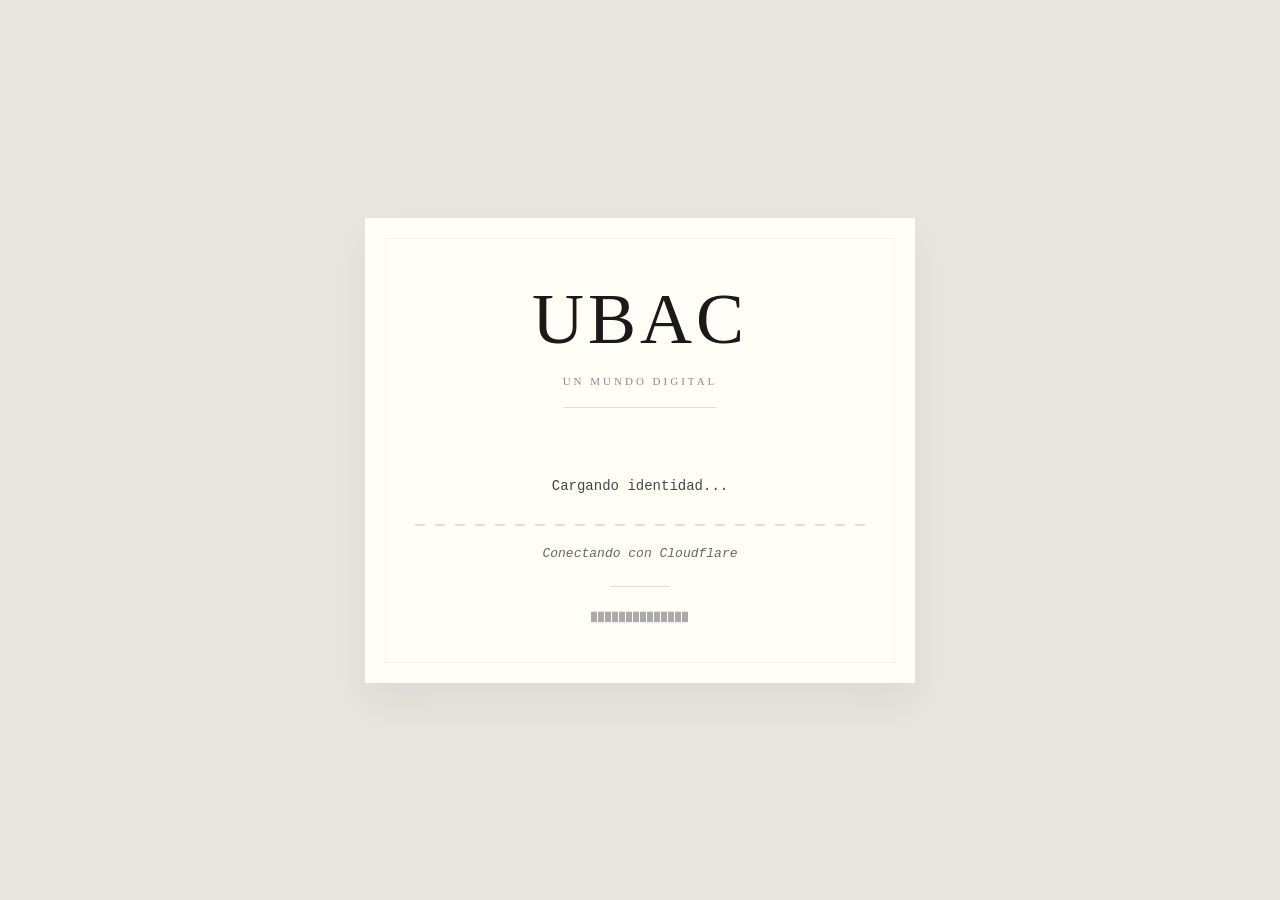
<file: index.html>
<!DOCTYPE html>
<html lang="es">
<head>
    <meta charset="UTF-8">
    <meta name="viewport" content="width=device-width, initial-scale=1.0, viewport-fit=cover">
    <title>UBAC · Cargando</title>
    <style>
        * {
            margin: 0;
            padding: 0;
            box-sizing: border-box;
        }

        body {
            min-height: 100vh;
            background: #e8e5df;
            display: flex;
            align-items: center;
            justify-content: center;
            font-family: 'Georgia', 'Times New Roman', serif;
        }

        /* Contenedor principal - estilo periódico */
        .loading-container {
            background: #fffef7;
            padding: 60px 50px;
            max-width: 550px;
            width: 90%;
            margin: 20px;
            box-shadow: 0 20px 40px rgba(0, 0, 0, 0.05);
            text-align: center;
            position: relative;
            animation: fadeIn 0.8s ease-out;
        }

        /* Sutil borde decorativo */
        .loading-container::before {
            content: '';
            position: absolute;
            top: 20px;
            left: 20px;
            right: 20px;
            bottom: 20px;
            border: 1px solid rgba(0, 0, 0, 0.05);
            pointer-events: none;
        }

        /* Título UBAC */
        .ubac-title {
            font-size: 72px;
            letter-spacing: 4px;
            font-weight: normal;
            color: #1a1a1a;
            margin-bottom: 10px;
            animation: pulse 2s ease-in-out infinite;
        }

        /* Subtítulo periódico */
        .ubac-subtitle {
            font-size: 11px;
            letter-spacing: 3px;
            color: #888;
            text-transform: uppercase;
            margin-bottom: 40px;
            padding-bottom: 20px;
            border-bottom: 1px solid #ddd;
            display: inline-block;
        }

        /* Animación de puntos suspensivos */
        .loading-dots {
            font-size: 14px;
            color: #444;
            margin: 30px 0 20px;
            font-family: 'Courier New', monospace;
        }

        .loading-dots span {
            animation: blink 1.4s infinite;
            display: inline-block;
        }

        .loading-dots span:nth-child(2) { animation-delay: 0.2s; }
        .loading-dots span:nth-child(3) { animation-delay: 0.4s; }
        .loading-dots span:nth-child(4) { animation-delay: 0.6s; }

        @keyframes blink {
            0%, 20% { opacity: 0; }
            50% { opacity: 1; }
            100% { opacity: 0; }
        }

        /* Barra de progreso estilo periódico (rayas) */
        .progress-bar {
            width: 100%;
            height: 2px;
            background: repeating-linear-gradient(
                90deg,
                #ddd,
                #ddd 10px,
                transparent 10px,
                transparent 20px
            );
            margin: 30px 0 20px;
            position: relative;
            overflow: hidden;
        }

        .progress-fill {
            position: absolute;
            left: 0;
            top: 0;
            height: 100%;
            width: 0%;
            background: #1a1a1a;
            animation: progress 2s ease-in-out infinite;
        }

        @keyframes progress {
            0% { width: 0%; left: 0; }
            50% { width: 70%; left: 0; }
            100% { width: 0%; left: 100%; }
        }

        /* Mensaje de estado */
        .status-message {
            font-size: 13px;
            color: #666;
            font-style: italic;
            margin: 20px 0 10px;
            font-family: 'Courier New', monospace;
        }

        /* Pequeña línea decorativa */
        .decorative-line {
            width: 60px;
            height: 1px;
            background: #ddd;
            margin: 25px auto 0;
        }

        /* Hash placeholder (como esperando algo) */
        .hash-placeholder {
            font-family: 'Courier New', monospace;
            font-size: 10px;
            color: #aaa;
            margin-top: 25px;
            letter-spacing: 1px;
        }

        /* Animaciones */
        @keyframes fadeIn {
            from {
                opacity: 0;
                transform: scale(0.98);
            }
            to {
                opacity: 1;
                transform: scale(1);
            }
        }

        @keyframes pulse {
            0%, 100% { opacity: 1; }
            50% { opacity: 0.7; }
        }

        /* Versión oscura opcional (para PWA modo oscuro si quieren) */
        @media (prefers-color-scheme: dark) {
            body {
                background: #1a1a1a;
            }
            .loading-container {
                background: #2a2a2a;
                box-shadow: 0 20px 40px rgba(0, 0, 0, 0.3);
            }
            .ubac-title {
                color: #fffef7;
            }
            .ubac-subtitle {
                color: #888;
                border-bottom-color: #444;
            }
            .status-message {
                color: #999;
            }
            .progress-bar {
                background: repeating-linear-gradient(90deg, #444, #444 10px, #2a2a2a 10px, #2a2a2a 20px);
            }
            .progress-fill {
                background: #fffef7;
            }
            .hash-placeholder {
                color: #555;
            }
        }

        /* Responsive */
        @media (max-width: 480px) {
            .loading-container {
                padding: 40px 30px;
            }
            .ubac-title {
                font-size: 48px;
            }
        }
    </style>
</head>
<body>
    <div class="loading-container">
        <div class="ubac-title">UBAC</div>
        <div class="ubac-subtitle">Un mundo digital</div>
        
        <div class="loading-dots">
            Cargando identidad<span>.</span><span>.</span><span>.</span>
        </div>
        
        <div class="progress-bar">
            <div class="progress-fill"></div>
        </div>
        
        <div class="status-message" id="statusMessage">
            Verificando hash VUB-25
        </div>
        
        <div class="decorative-line"></div>
        
        <div class="hash-placeholder" id="hashPlaceholder">
            ██████████████
        </div>
    </div>

    <script>
        // Secuencia de mensajes para la carga
        const messages = [
            "Verificando datos",
            "Conectando con Cloudflare",
            "Descargando    archivos necesarios",
            "Limpiando...",
            "Casi listo..."
        ];
        
        let messageIndex = 0;
        const statusElement = document.getElementById('statusMessage');
        const hashElement = document.getElementById('hashPlaceholder');
        
        // Simulación de carga con cambio de mensajes cada 800ms
        const messageInterval = setInterval(() => {
            messageIndex++;
            if (messageIndex < messages.length) {
                statusElement.style.opacity = '0';
                setTimeout(() => {
                    statusElement.textContent = messages[messageIndex];
                    statusElement.style.opacity = '1';
                }, 150);
            } else {
                clearInterval(messageInterval);
                // Cambiar el placeholder a algo más "real"
                setTimeout(() => {
                    hashElement.textContent = "VUB-25 ████████";
                    hashElement.style.color = '#b33';
                }, 300);
            }
        }, 800);
        
        // Simular que después de 3.5 segundos redirige o completa
        setTimeout(() => {
            // Aquí puedes redirigir a la página principal o dashboard
            // window.location.href = '/app/dashboard.html';
            
            // O solo mostrar mensaje final
            statusElement.textContent = "¡Identidad verificada!";
            statusElement.style.color = '#2e7d32';
            hashElement.style.opacity = '0.5';
        }, 3500);
    </script>
</body>
</html>
</file>
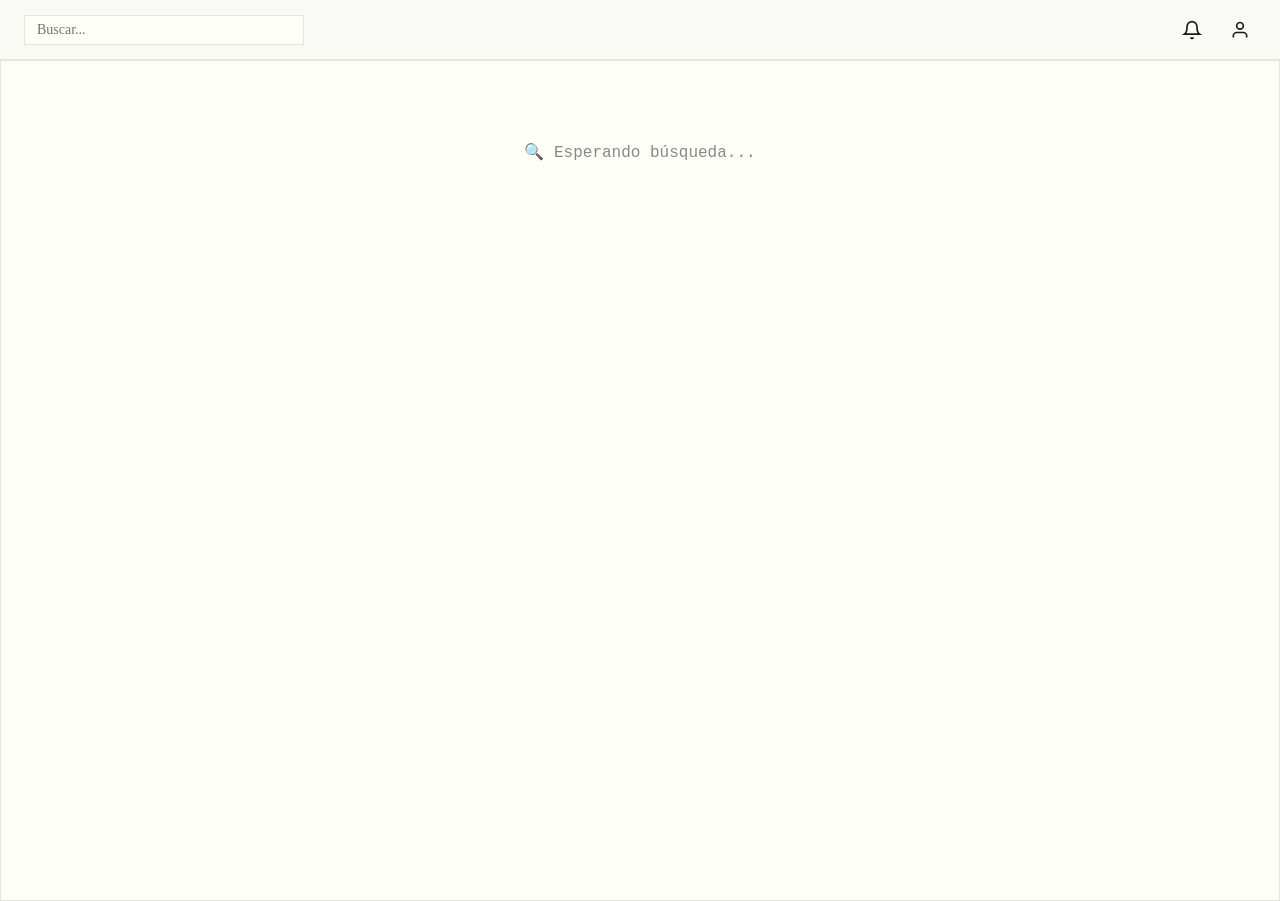
<file: dashboard/index.html>
<!DOCTYPE html>
<html lang="es">

<head>
    <meta charset="UTF-8">
    <meta name="viewport" content="width=device-width, initial-scale=1.0">
    <title>Dashboard · UBAC</title>
    <link rel="stylesheet" href="/assets/css/up-rise.css">
    <style>
        /* Estilos adicionales solo para el iframe */
        .iframe-wrapper {
            background: #fffef7;
            border: 1px solid #e5e5e0;
            margin: 0;
        }
        
        iframe {
            width: 100%;
            height: calc(100vh - 61px);
            border: none;
            display: block;
            background: #fffef7;
        }
        
        /* Loading overlay para el iframe */
        .iframe-loading {
            position: fixed;
            bottom: 24px;
            right: 24px;
            background: #fffef7;
            border: 1px solid #e5e5e0;
            padding: 12px 20px;
            font-family: 'Courier New', monospace;
            font-size: 12px;
            color: #1a1a1a;
            border-left: 3px solid #b33;
            z-index: 1000;
            opacity: 0;
            transition: opacity 0.2s;
            pointer-events: none;
        }
        
        .iframe-loading.visible {
            opacity: 1;
        }
        
        /* Ajuste para el contenedor principal */
        body {
            margin: 0;
            padding: 0;
            background: #fffef7;
        }
    </style>
</head>

<body>
    
    <!-- TOOLBAR SUPERIOR (igual a GitHub) -->
    <header class="ubac-header">
        <div class="ubac-header-left">
            <input type="text" class="ubac-search" id="globalSearch" placeholder="Buscar...">
        </div>
        <div class="ubac-header-right">
            <button class="ubac-icon-btn" aria-label="Notificaciones" id="notifBtn">
                <svg viewBox="0 0 24 24">
                    <path d="M18 8A6 6 0 0 0 6 8c0 7-3 9-3 9h18s-3-2-3-9" />
                    <path d="M13.73 21a2 2 0 0 1-3.46 0" />
                </svg>
            </button>
            <button class="ubac-icon-btn" aria-label="Perfil" id="perfilBtn">
                <svg viewBox="0 0 24 24">
                    <path d="M20 21v-2a4 4 0 0 0-4-4H8a4 4 0 0 0-4 4v2" />
                    <circle cx="12" cy="7" r="4" />
                </svg>
            </button>
        </div>
    </header>
    
    <div class="iframe-wrapper">
        <iframe id="mainFrame" src="search/" title="UBAC Content"></iframe>
    </div>
    
    <div id="iframeLoading" class="iframe-loading">Cargando contenido...</div>
    
    <script>
        const iframe = document.getElementById('mainFrame');
        const loadingDiv = document.getElementById('iframeLoading');
        const searchInput = document.getElementById('globalSearch');
        
        let loadingTimeout;
        
        function showLoading() {
            loadingDiv.classList.add('visible');
            clearTimeout(loadingTimeout);
            loadingTimeout = setTimeout(() => {
                loadingDiv.textContent = 'El contenido está tardando...';
            }, 3000);
        }
        
        function hideLoading() {
            loadingDiv.classList.remove('visible');
            loadingDiv.textContent = 'Cargando contenido...';
            clearTimeout(loadingTimeout);
        }
        
        // Eventos del iframe
        iframe.addEventListener('loadstart', showLoading);
        iframe.addEventListener('load', hideLoading);
        iframe.addEventListener('error', () => {
            hideLoading();
            console.error('Error al cargar el iframe');
        });
        
        // Timeout de seguridad
        setTimeout(hideLoading, 5000);
        
        // Comunicación con el iframe
        function sendToIframe(type, data) {
            if (iframe.contentWindow) {
                iframe.contentWindow.postMessage({ type, data }, '*');
            }
        }
        
        // Búsqueda desde la toolbar
        searchInput.addEventListener('keypress', (e) => {
            if (e.key === 'Enter') {
                const query = searchInput.value.trim();
                if (query) {
                    sendToIframe('buscar', { query: query });
                }
            }
        });
        
        // Botones de toolbar
        document.getElementById('notifBtn').addEventListener('click', () => {
            sendToIframe('notificaciones', null);
        });
        
        document.getElementById('perfilBtn').addEventListener('click', () => {
            sendToIframe('perfil', null);
        });
        
        // Recibir mensajes desde el iframe
        window.addEventListener('message', (event) => {
            const { type, data } = event.data || {};
            
            switch (type) {
                case 'actualizarBusqueda':
                    if (data?.query) {
                        searchInput.value = data.query;
                    }
                    break;
                case 'cambiarTitulo':
                    if (data?.title) {
                        document.title = `UBAC · ${data.title}`;
                    }
                    break;
                case 'mostrarNotificacion':
                    if (data?.message) {
                        loadingDiv.textContent = data.message;
                        loadingDiv.classList.add('visible');
                        setTimeout(() => {
                            loadingDiv.classList.remove('visible');
                            loadingDiv.textContent = 'Cargando contenido...';
                        }, 2000);
                    }
                    break;
            }
        });
        
        // Recargar iframe si es necesario (por ejemplo, al hacer clic en logo)
        document.querySelector('.ubac-logo').addEventListener('click', (e) => {
            e.preventDefault();
            iframe.src = iframe.src;
        });
    </script>
</body>

</html>
</file>
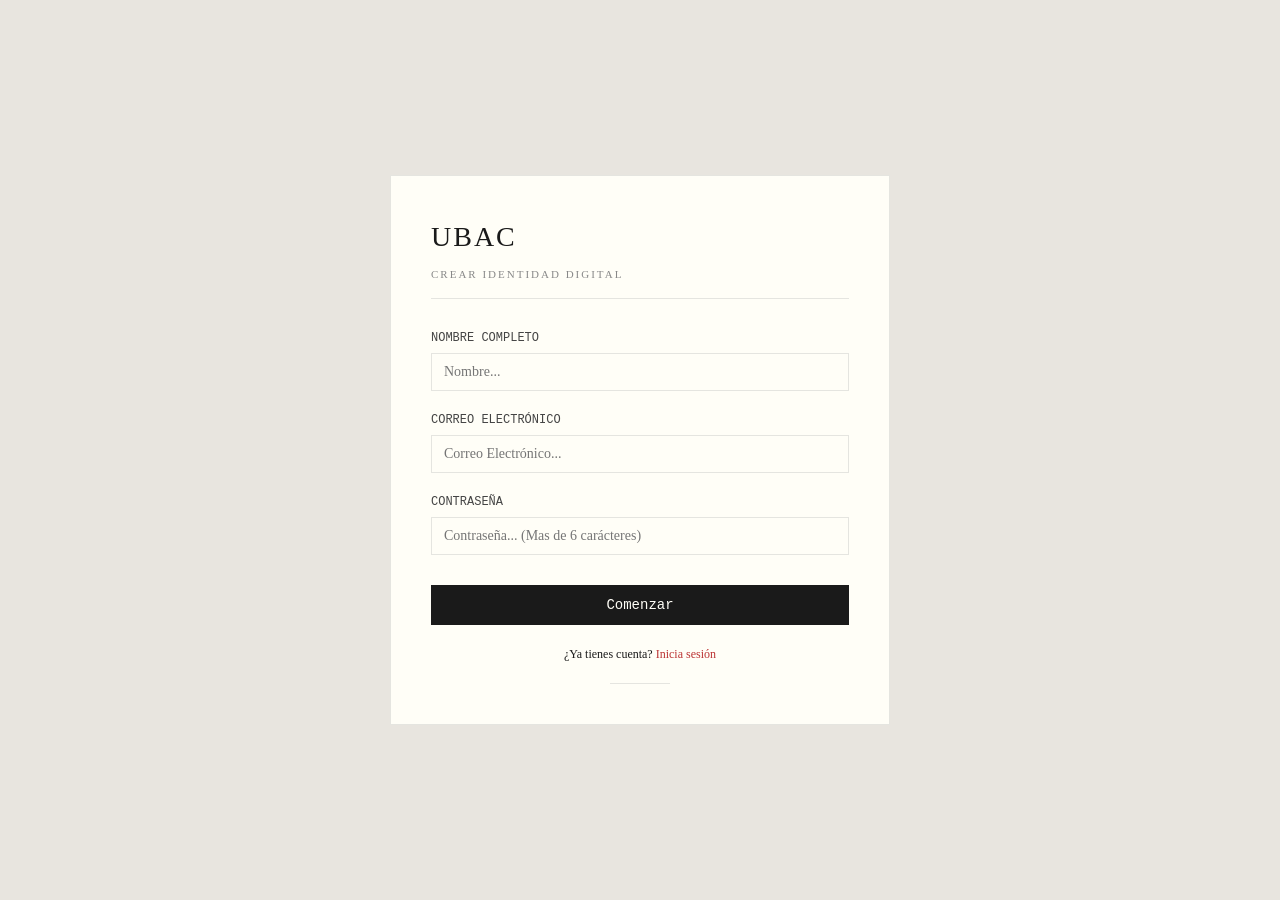
<file: auth/sign/index.html>
<!DOCTYPE html>
<html lang="es">
<head>
    <meta charset="UTF-8">
    <meta name="viewport" content="width=device-width, initial-scale=1.0, viewport-fit=cover">
    <title>UBAC · Registro</title>
    <link rel="stylesheet" href="/assets/css/up-rise.css">
    <style>
        body {
            background: #e8e5df;
            display: flex;
            align-items: center;
            justify-content: center;
            min-height: 100vh;
            padding: 20px;
        }

        .register-container {
            max-width: 500px;
            width: 100%;
        }

        .register-card {
            background: #fffef7;
            border: 1px solid #e5e5e0;
            padding: 40px;
        }

        .register-title {
            font-size: 28px;
            letter-spacing: 2px;
            margin-bottom: 8px;
        }

        .register-subtitle {
            font-size: 11px;
            color: #888;
            text-transform: uppercase;
            letter-spacing: 2px;
            margin-bottom: 30px;
            padding-bottom: 15px;
            border-bottom: 1px solid #e5e5e0;
        }

        .form-group {
            margin-bottom: 20px;
        }

        .form-label {
            display: block;
            font-size: 12px;
            font-family: 'Courier New', monospace;
            margin-bottom: 6px;
            color: #444;
        }

        .form-input {
            width: 100%;
            padding: 10px 12px;
            border: 1px solid #e5e5e0;
            background: #fffef7;
            font-family: 'Georgia', serif;
            font-size: 14px;
        }

        .form-input:focus {
            outline: none;
            border-color: #b33;
        }

        .register-btn {
            width: 100%;
            padding: 12px;
            background: #1a1a1a;
            color: #fffef7;
            border: none;
            font-family: 'Courier New', monospace;
            font-size: 14px;
            cursor: pointer;
            margin-top: 10px;
            transition: background 0.2s;
        }

        .register-btn:hover {
            background: #b33;
        }

        .register-btn:disabled {
            background: #aaa;
            cursor: not-allowed;
        }

        .mensaje {
            margin-top: 20px;
            padding: 12px;
            font-family: 'Courier New', monospace;
            font-size: 12px;
            text-align: center;
            display: none;
        }

        .mensaje.error {
            background: #fef0f0;
            color: #b33;
            border-left: 3px solid #b33;
        }

        .mensaje.ok {
            background: #f0fef0;
            color: #2e7d32;
            border-left: 3px solid #2e7d32;
        }

        .hash-preview {
            margin-top: 20px;
            padding: 12px;
            background: #f4f4f4;
            font-family: 'Courier New', monospace;
            font-size: 11px;
            word-break: break-all;
            border-left: 3px solid #b33;
            display: none;
        }

        .login-link {
            text-align: center;
            margin-top: 20px;
            font-size: 12px;
        }

        .login-link a {
            color: #b33;
            text-decoration: none;
        }

        .login-link a:hover {
            text-decoration: underline;
        }

        .decorative-line {
            width: 60px;
            height: 1px;
            background: #e5e5e0;
            margin: 20px auto 0;
        }
    </style>
</head>
<body>
    <div class="register-container">
        <div class="register-card">
            <div class="register-title">UBAC</div>
            <div class="register-subtitle">Crear identidad digital</div>

            <div class="form-group">
                <label class="form-label">NOMBRE COMPLETO</label>
                <input type="text" id="nombre" class="form-input" placeholder="Nombre...">
            </div>

            <div class="form-group">
                <label class="form-label">CORREO ELECTRÓNICO</label>
                <input type="email" id="email" class="form-input" placeholder="Correo Electrónico...">
            </div>

            <div class="form-group">
                <label class="form-label">CONTRASEÑA</label>
                <input type="password" id="password" class="form-input" placeholder="Contraseña... (Mas de 6 carácteres)">
            </div>

            <button id="registerBtn" class="register-btn">Comenzar</button>

            <div id="mensaje" class="mensaje"></div>
            <div id="hashPreview" class="hash-preview"></div>

            <div class="login-link">
                ¿Ya tienes cuenta? <a href="/auth/login/">Inicia sesión</a>
            </div>
            <div class="decorative-line"></div>
        </div>
    </div>

    <script>
        // Función VUB-25 (hash propietario)
        function VUB25(texto) {
            let semilla = 0;
            for (let i = 0; i < texto.length; i++) semilla += texto.charCodeAt(i) * (i + 1);
            const rand = (function(seed) {
                let a = seed;
                return () => ((a = (a * 9301 + 49297) % 233280) / 233280);
            })(semilla);
            const tile = Array(6).fill().map(() => Array(6).fill(' '));
            for (let i = 0; i < 36; i++) {
                const f = Math.floor(i / 6), c = i % 6;
                tile[f][c] = texto[i % texto.length];
            }
            const mov = (texto.length % 5) + 1;
            for (let x = 0; x < mov; x++) {
                for (let f = 0; f < 6; f++) {
                    const p = Math.floor(rand() * 6);
                    [tile[f][p], tile[f][(p + 1) % 6]] = [tile[f][(p + 1) % 6], tile[f][p]];
                }
                for (let c = 0; c < 6; c++) {
                    const p = Math.floor(rand() * 6);
                    [tile[p][c], tile[(p + 1) % 6][c]] = [tile[(p + 1) % 6][c], tile[p][c]];
                }
            }
            const rev = Math.floor(semilla % 3) + 1;
            for (let f = 0; f < 6; f++) {
                for (let c = 0; c < 6; c++) {
                    if ((f + c) % rev === 0) tile[f][c] = String.fromCharCode((tile[f].join('').length % 26) + 65);
                }
            }
            let hash = tile.map(r => r.join('')).join('');
            let final = 0;
            for (let i = 0; i < hash.length; i++) final = (final * 31 + hash.charCodeAt(i)) % 0xFFFFFFFF;
            return final.toString(36).padStart(12, '0').slice(-12).toUpperCase();
        }

        const registerBtn = document.getElementById('registerBtn');
        const mensajeDiv = document.getElementById('mensaje');
        const hashPreviewDiv = document.getElementById('hashPreview');

        function mostrarMensaje(texto, tipo) {
            mensajeDiv.textContent = texto;
            mensajeDiv.className = `mensaje ${tipo}`;
            mensajeDiv.style.display = 'block';
            
            setTimeout(() => {
                mensajeDiv.style.display = 'none';
            }, 5000);
        }

        function mostrarHash(hash) {
            hashPreviewDiv.textContent = `🔹 VUB-25: ${hash}`;
            hashPreviewDiv.style.display = 'block';
        }

        registerBtn.addEventListener('click', async () => {
            const nombre = document.getElementById('nombre').value.trim();
            const email = document.getElementById('email').value.trim();
            const password = document.getElementById('password').value;

            if (!nombre || !email || !password) {
                mostrarMensaje('Completa todos los campos', 'error');
                return;
            }

            if (password.length < 6) {
                mostrarMensaje('La contraseña debe tener al menos 6 caracteres', 'error');
                return;
            }

            registerBtn.disabled = true;
            registerBtn.textContent = 'CREANDO...';

            try {
                // 1. Generar hash VUB-25 único
                const id = 'UBAC-' + new Date().getFullYear() + '-' + Math.floor(Math.random() * 10000).toString().padStart(4, '0');
                const fecha = new Date().toISOString().split('T')[0];
                const secreto = 'ubac_secret_' + Date.now();
                const datosHash = `${id}|${nombre}|${email}|${fecha}|${secreto}`;
                const hash = VUB25(datosHash);
                
                mostrarHash(hash);

                // 2. Enviar a Cloudflare Worker (D1 + R2)
                const response = await fetch('/api/registro', {
                    method: 'POST',
                    headers: {
                        'Content-Type': 'application/json'
                    },
                    body: JSON.stringify({
                        nombre: nombre,
                        email: email,
                        password: password,
                        hash: hash,
                        id: id,
                        fecha: fecha
                    })
                });

                const data = await response.json();

                if (response.ok && data.success) {
                    mostrarMensaje('✓ Identidad creada correctamente', 'ok');
                    
                    // Guardar hash en localStorage
                    localStorage.setItem('ubac_hash', hash);
                    localStorage.setItem('ubac_nombre', nombre);
                    
                    // Redirigir al dashboard
                    setTimeout(() => {
                        window.location.href = '/dashboard.html';
                    }, 2000);
                } else {
                    mostrarMensaje(data.error || 'Error al crear identidad', 'error');
                }
            } catch (error) {
                console.error('Error:', error);
                mostrarMensaje('Error de conexión con el servidor', 'error');
            } finally {
                registerBtn.disabled = false;
                registerBtn.textContent = 'CREAR IDENTIDAD';
            }
        });
    </script>
</body>
</html>
</file>
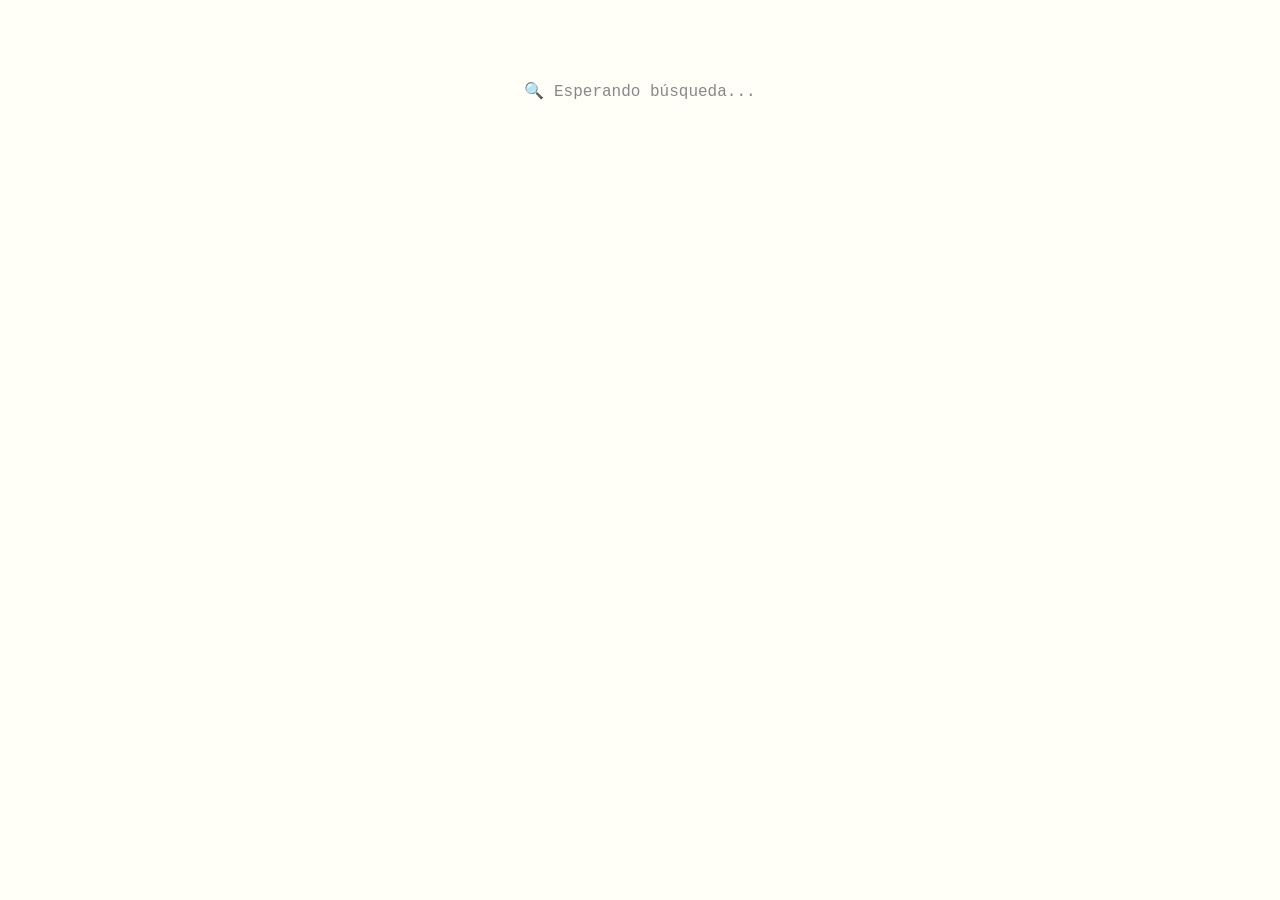
<file: dashboard/search/index.html>
<!DOCTYPE html>
<html lang="es">
<head>
    <meta charset="UTF-8">
    <meta name="viewport" content="width=device-width, initial-scale=1.0">
    <title>UBAC · Buscador</title>
    <link rel="stylesheet" href="/assets/css/up-rise.css">
    <style>
        body {
            background: #fffef7;
            padding: 20px;
        }

        .search-results {
            max-width: 800px;
            margin: 0 auto;
        }

        .result-item {
            background: #fffef7;
            border: 1px solid #e5e5e0;
            padding: 20px;
            margin-bottom: 16px;
            cursor: pointer;
            transition: border 0.2s;
        }

        .result-item:hover {
            border-color: #b33;
        }

        .result-hash {
            font-family: 'Courier New', monospace;
            font-size: 12px;
            color: #b33;
            margin-bottom: 8px;
        }

        .result-nombre {
            font-size: 18px;
            font-family: 'Georgia', serif;
            margin-bottom: 8px;
        }

        .result-email {
            font-size: 13px;
            color: #888;
            margin-bottom: 8px;
        }

        .result-fecha {
            font-size: 11px;
            color: #aaa;
        }

        .no-results {
            text-align: center;
            padding: 60px 20px;
            color: #888;
            font-family: 'Courier New', monospace;
        }

        .query-highlight {
            background: #f5e6d3;
            color: #b33;
            padding: 0 2px;
        }
    </style>
</head>
<body>
    <div class="search-results" id="resultsContainer">
        <div class="no-results">🔍 Buscando...</div>
    </div>

    <script>
        // Obtener query de la URL (Cloudflare mantiene la query string)
        const urlParams = new URLSearchParams(window.location.search);
        const query = urlParams.get('query');

        // Base de datos de ejemplo (esto vendría de Firebase)
        const ciudadanos = [
            { hash: "000000G5861U", nombre: "Ana", email: "ana@ubac.com", fecha: "2025-01-15" },
            { hash: "000001H6972V", nombre: "MiAno", email: "miano@ubac.com", fecha: "2025-02-20" },
            { hash: "000002I7083W", nombre: "Lucía", email: "lucia@ubac.com", fecha: "2025-03-10" },
            { hash: "000003J8194X", nombre: "Miguel", email: "miguel@ubac.com", fecha: "2025-04-05" }
        ];

        function highlightText(text, busqueda) {
            if (!busqueda) return text;
            const regex = new RegExp(`(${busqueda.replace(/[.*+?^${}()|[\]\\]/g, '\\$&')})`, 'gi');
            return text.replace(regex, `<span class="query-highlight">$1</span>`);
        }

        function buscar(query) {
            const container = document.getElementById('resultsContainer');
            
            if (!query || query.trim() === '') {
                container.innerHTML = '<div class="no-results">🔍 Ingresa un término de búsqueda</div>';
                return;
            }

            const queryLower = query.toLowerCase().trim();
            
            const resultados = ciudadanos.filter(c => 
                c.hash.toLowerCase().includes(queryLower) ||
                c.nombre.toLowerCase().includes(queryLower) ||
                c.email.toLowerCase().includes(queryLower)
            );

            if (resultados.length === 0) {
                container.innerHTML = `
                    <div class="no-results">
                        ❌ No se encontraron resultados para "<strong>${escapeHtml(query)}</strong>"
                    </div>
                `;
                return;
            }

            container.innerHTML = `
                <div class="no-results" style="padding-bottom:20px">
                    🔍 ${resultados.length} resultado(s) para "<strong>${escapeHtml(query)}</strong>"
                </div>
                ${resultados.map(c => `
                    <div class="result-item" data-hash="${c.hash}">
                        <div class="result-hash">🔹 ${highlightText(c.hash, query)}</div>
                        <div class="result-nombre">${highlightText(c.nombre, query)}</div>
                        <div class="result-email">📧 ${highlightText(c.email, query)}</div>
                        <div class="result-fecha">📅 Registrado: ${c.fecha}</div>
                    </div>
                `).join('')}
            `;

            document.querySelectorAll('.result-item').forEach(item => {
                item.addEventListener('click', () => {
                    const hash = item.dataset.hash;
                    if (window.parent !== window) {
                        window.parent.postMessage({
                            type: 'ciudadanoSeleccionado',
                            data: { hash: hash }
                        }, '*');
                    }
                });
            });
        }

        function escapeHtml(text) {
            const div = document.createElement('div');
            div.textContent = text;
            return div.innerHTML;
        }

        // Ejecutar búsqueda si hay query en la URL (funciona en Cloudflare)
        if (query) {
            buscar(decodeURIComponent(query));
        } else {
            document.getElementById('resultsContainer').innerHTML = '<div class="no-results">🔍 Esperando búsqueda...</div>';
        }

        // Escuchar mensajes desde el dashboard (Cloudflare Workers con postMessage)
        window.addEventListener('message', (event) => {
            const { type, data } = event.data || {};
            
            if (type === 'buscar' && data?.query) {
                buscar(data.query);
                // Actualizar URL en Cloudflare (sin recargar)
                const newUrl = `${window.location.pathname}?query=${encodeURIComponent(data.query)}`;
                window.history.pushState({}, '', newUrl);
            }
        });
    </script>
</body>
</html>
</file>
<file: assets/css/up-rise.css>
/*!
 * UPrise v3.0 - GitHub Dashboard Edition
 * Clon exacto del layout de GitHub, con estilo UBAC
 * Licencia: VUB-25
 */

* {
  margin: 0;
  padding: 0;
  box-sizing: border-box;
}

body {
  font-family: 'Georgia', 'Times New Roman', serif;
  background: #fffef7;
  color: #1a1a1a;
  line-height: 1.5;
}

/* ========== TOOLBAR SUPERIOR (igual a GitHub) ========== */
.ubac-header {
  position: sticky;
  top: 0;
  z-index: 32;
  background: #faf9f4;
  border-bottom: 1px solid #e5e5e0;
  padding: 0 24px;
  height: 60px;
  display: flex;
  align-items: center;
  justify-content: space-between;
}

.ubac-header-left {
  display: flex;
  align-items: center;
  gap: 16px;
}

.ubac-logo {
  font-size: 20px;
  font-weight: normal;
  letter-spacing: 1px;
  color: #1a1a1a;
  text-decoration: none;
  font-family: 'Georgia', serif;
}

.ubac-logo:hover {
  color: #b33;
}

.ubac-search {
  background: #fffef7;
  border: 1px solid #e5e5e0;
  border-radius: 0;
  padding: 6px 12px;
  width: 280px;
  font-family: 'Georgia', serif;
  font-size: 14px;
  transition: border 0.4s ease;
}

.ubac-search:focus {
  outline: none;
  border-color: #b33;
}

.ubac-header-right {
  display: flex;
  align-items: center;
  gap: 16px;
}

.ubac-icon-btn {
  background: none;
  border: none;
  cursor: pointer;
  padding: 6px;
  display: flex;
  align-items: center;
  justify-content: center;
}

.ubac-icon-btn svg {
  width: 20px;
  height: 20px;
  stroke: #1a1a1a;
  stroke-width: 2;
  fill: none;
}

.ubac-icon-btn:hover svg {
  stroke: #b33;
}

/* ========== LAYOUT PRINCIPAL ========== */
.ubac-container {
  max-width: 1280px;
  margin: 0 auto;
  padding: 0;
  display: flex;
  gap: 32px;
}

/* Feed central (actividad) */
.ubac-feed {
  flex: 2;
  min-width: 0;
}

/* Sidebar derecho */
.ubac-sidebar-right {
  flex: 1;
  min-width: 260px;
}

/* ========== TARJETAS (estilo GitHub) ========== */
.ubac-card {
  background: #fffef7;
  border: 1px solid #e5e5e0;
  padding: 20px;
  margin-bottom: 20px;
}

.ubac-card-header {
  display: flex;
  align-items: center;
  gap: 8px;
  margin-bottom: 16px;
  padding-bottom: 12px;
  border-bottom: 1px solid #e5e5e0;
}

.ubac-card-header h2 {
  font-size: 16px;
  font-weight: normal;
  font-family: 'Georgia', serif;
}

/* ========== ACTIVIDAD (feed) ========== */
.ubac-actividad-item {
  display: flex;
  gap: 12px;
  padding: 16px 0;
  border-bottom: 1px solid #e5e5e0;
}

.ubac-actividad-item:last-child {
  border-bottom: none;
}

.ubac-actividad-icon {
  flex-shrink: 0;
}

.ubac-actividad-icon svg {
  width: 20px;
  height: 20px;
  stroke: #888;
  stroke-width: 2;
  fill: none;
}

.ubac-actividad-contenido {
  flex: 1;
}

.ubac-actividad-texto {
  font-size: 14px;
  line-height: 1.5;
  margin-bottom: 4px;
}

.ubac-actividad-fecha {
  font-size: 11px;
  color: #888;
}

/* ========== HASH Y UBACANES ========== */
.ubac-hash {
  font-family: 'Courier New', monospace;
  background: #f4f4f4;
  padding: 12px;
  font-size: 12px;
  word-break: break-all;
  margin: 12px 0;
  border-left: 3px solid #b33;
}

.ubac-stats {
  display: flex;
  justify-content: space-between;
  margin: 16px 0;
}

.ubac-stat {
  text-align: center;
  flex: 1;
}

.ubac-stat-valor {
  font-size: 24px;
  font-weight: bold;
  font-family: 'Georgia', serif;
}

.ubac-stat-label {
  font-size: 11px;
  color: #888;
  text-transform: uppercase;
}

.ubac-link {
  color: #b33;
  text-decoration: none;
  font-size: 13px;
}

.ubac-link:hover {
  text-decoration: underline;
}

/* ========== RESPONSIVE ========== */
@media (max-width: 768px) {
  .ubac-container {
    flex-direction: column;
  }
  
  .ubac-search {
    width: 100%;
  }
  
  .ubac-header {
    padding: 0 16px;
  }
}
</file>
